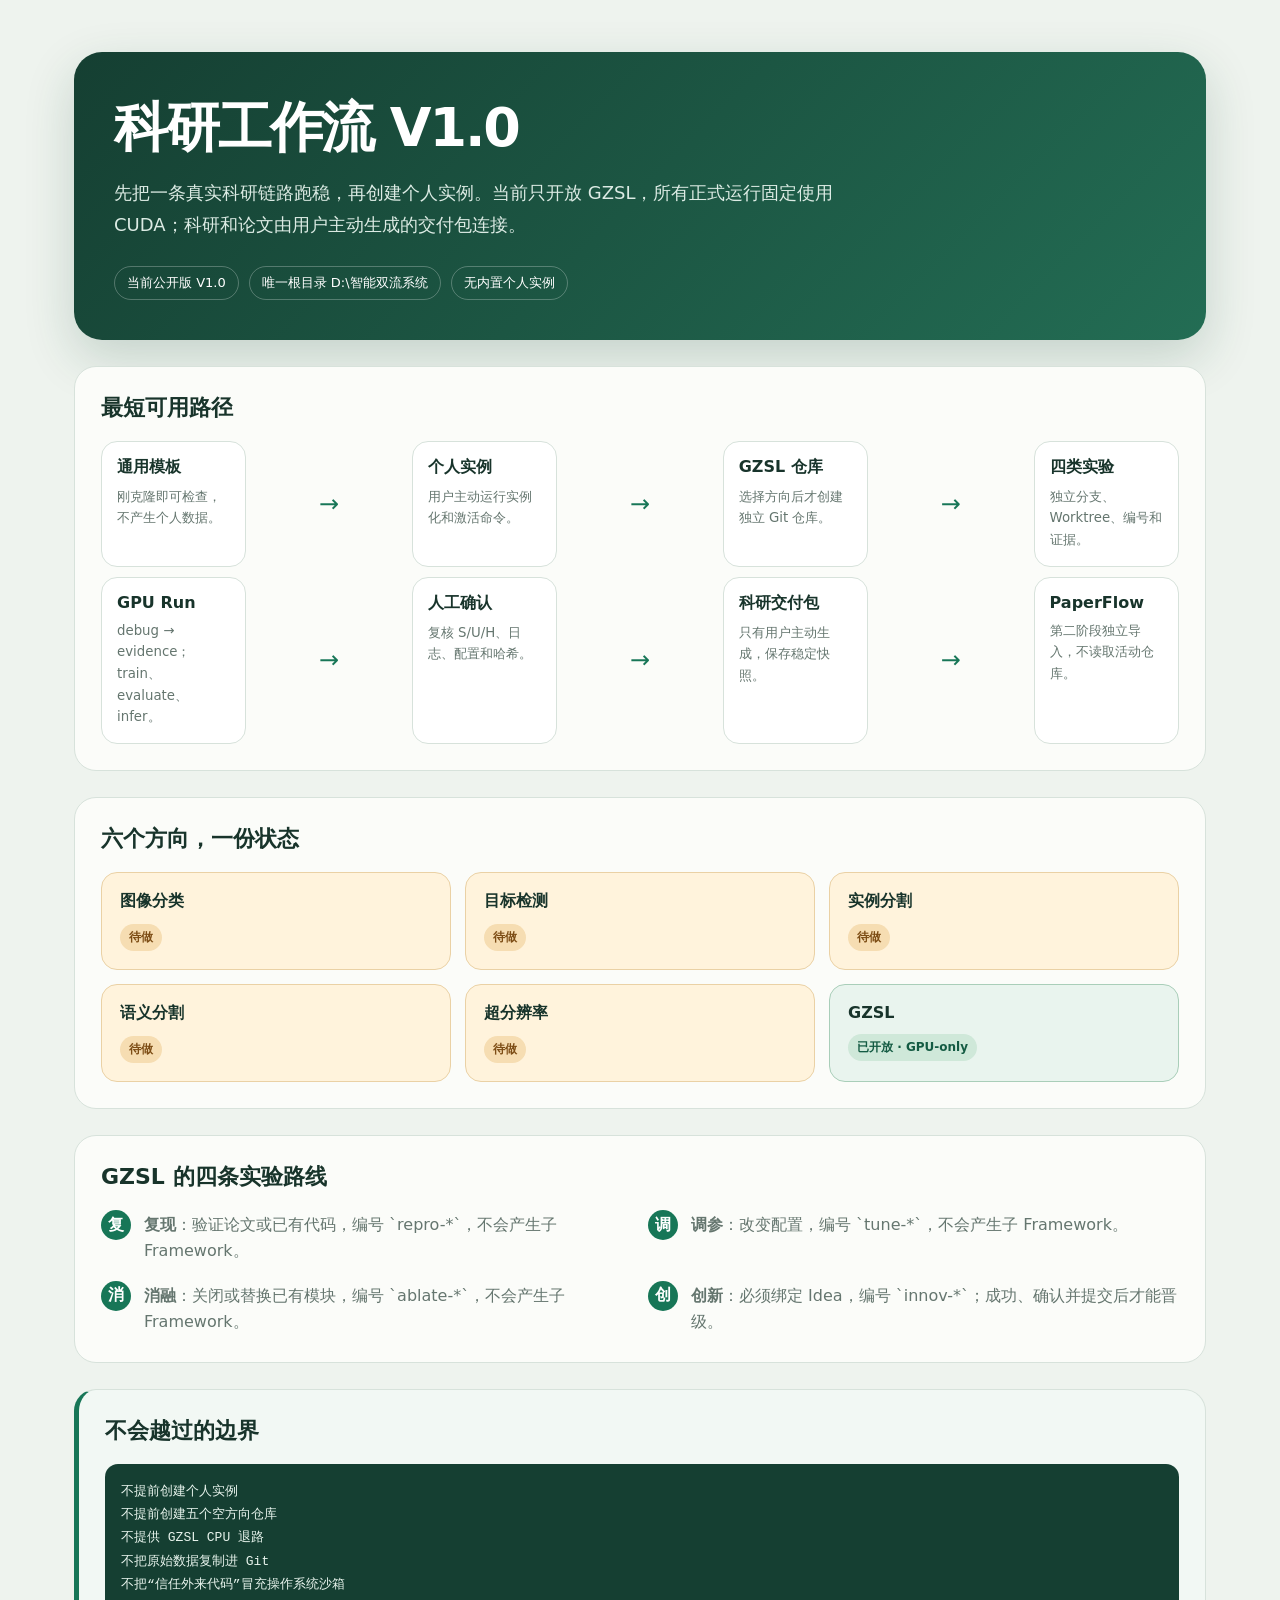
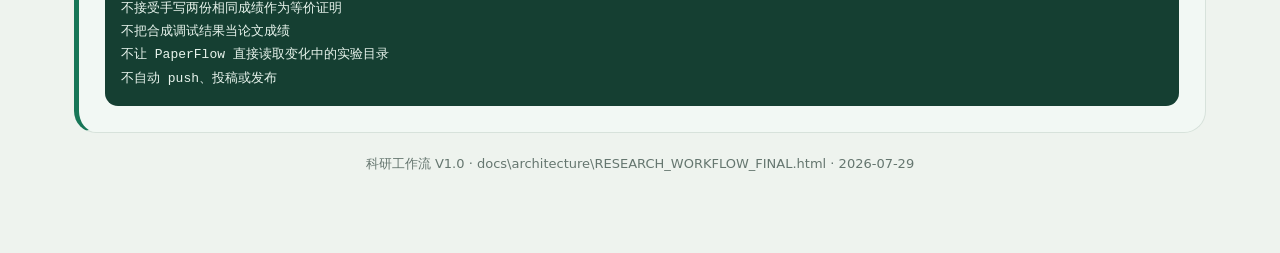
<file: docs/architecture/RESEARCH_WORKFLOW_FINAL.html>
<!doctype html>
<html lang="zh-CN">
<head>
  <meta charset="utf-8">
  <meta name="viewport" content="width=device-width,initial-scale=1">
  <title>科研工作流 V1.0 架构图</title>
  <style>
    :root{--ink:#18342b;--muted:#65766f;--paper:#fbfcf9;--line:#d7e2db;--green:#177657;--soft:#e9f4ee;--amber:#a66518;--amber-bg:#fff3dc}
    *{box-sizing:border-box}body{margin:0;background:#eef3ee;color:var(--ink);font-family:"Microsoft YaHei UI","PingFang SC",system-ui,sans-serif}
    main{max-width:1180px;margin:0 auto;padding:52px 24px 80px}.hero{background:linear-gradient(135deg,#153f32,#236d54);color:white;border-radius:28px;padding:40px;box-shadow:0 18px 50px #164b3630}
    h1{font-size:clamp(30px,5vw,54px);margin:0 0 12px;letter-spacing:-.04em}.hero p{margin:0;max-width:760px;color:#dcebe4;font-size:18px;line-height:1.8}
    .meta{display:flex;gap:10px;flex-wrap:wrap;margin-top:24px}.pill{border:1px solid #ffffff42;border-radius:999px;padding:7px 12px;font-size:13px}
    section{margin-top:26px;background:var(--paper);border:1px solid var(--line);border-radius:22px;padding:26px}h2{margin:0 0 18px;font-size:22px}
    .flow{display:grid;grid-template-columns:repeat(7,1fr);gap:10px;align-items:stretch}.node{min-height:112px;border:1px solid var(--line);border-radius:16px;padding:15px;background:white}.node strong{display:block;margin-bottom:8px}.node small{color:var(--muted);line-height:1.55}.arrow{display:grid;place-items:center;color:var(--green);font-size:24px}
    .grid{display:grid;grid-template-columns:repeat(3,1fr);gap:14px}.card{border:1px solid var(--line);border-radius:16px;padding:18px;background:white}.card.ready{background:var(--soft);border-color:#a9ceb9}.card.pending{background:var(--amber-bg);border-color:#ead1a5}.state{display:inline-block;margin-top:12px;border-radius:999px;padding:5px 9px;font-size:12px;font-weight:700}.ready .state{background:#cfe8d9;color:#145b43}.pending .state{background:#f6ddb2;color:#7d4d15}
    .rules{display:grid;grid-template-columns:1fr 1fr;gap:16px}.rule{display:flex;gap:13px;align-items:flex-start}.n{flex:0 0 30px;height:30px;border-radius:50%;display:grid;place-items:center;background:var(--green);color:white;font-weight:700}.rule p{margin:2px 0 0;color:var(--muted);line-height:1.65}
    .boundary{border-left:5px solid var(--green);background:#f2f8f4}.boundary code{display:block;margin-top:12px;background:#153f32;color:#e8f4ed;border-radius:13px;padding:16px;white-space:pre-wrap;line-height:1.8}
    footer{padding-top:22px;text-align:center;color:var(--muted);font-size:13px}
    @media(max-width:850px){.flow{grid-template-columns:1fr}.arrow{transform:rotate(90deg)}.grid,.rules{grid-template-columns:1fr}.hero{padding:28px}}
  </style>
</head>
<body>
<main>
  <header class="hero">
    <h1>科研工作流 V1.0</h1>
    <p>先把一条真实科研链路跑稳，再创建个人实例。当前只开放 GZSL，所有正式运行固定使用 CUDA；科研和论文由用户主动生成的交付包连接。</p>
    <div class="meta"><span class="pill">当前公开版 V1.0</span><span class="pill">唯一根目录 D:\智能双流系统</span><span class="pill">无内置个人实例</span></div>
  </header>

  <section>
    <h2>最短可用路径</h2>
    <div class="flow">
      <div class="node"><strong>通用模板</strong><small>刚克隆即可检查，不产生个人数据。</small></div><div class="arrow">→</div>
      <div class="node"><strong>个人实例</strong><small>用户主动运行实例化和激活命令。</small></div><div class="arrow">→</div>
      <div class="node"><strong>GZSL 仓库</strong><small>选择方向后才创建独立 Git 仓库。</small></div><div class="arrow">→</div>
      <div class="node"><strong>四类实验</strong><small>独立分支、Worktree、编号和证据。</small></div>
    </div>
    <div class="flow" style="margin-top:10px">
      <div class="node"><strong>GPU Run</strong><small>debug → evidence；train、evaluate、infer。</small></div><div class="arrow">→</div>
      <div class="node"><strong>人工确认</strong><small>复核 S/U/H、日志、配置和哈希。</small></div><div class="arrow">→</div>
      <div class="node"><strong>科研交付包</strong><small>只有用户主动生成，保存稳定快照。</small></div><div class="arrow">→</div>
      <div class="node"><strong>PaperFlow</strong><small>第二阶段独立导入，不读取活动仓库。</small></div>
    </div>
  </section>

  <section>
    <h2>六个方向，一份状态</h2>
    <div class="grid">
      <div class="card pending"><strong>图像分类</strong><br><span class="state">待做</span></div>
      <div class="card pending"><strong>目标检测</strong><br><span class="state">待做</span></div>
      <div class="card pending"><strong>实例分割</strong><br><span class="state">待做</span></div>
      <div class="card pending"><strong>语义分割</strong><br><span class="state">待做</span></div>
      <div class="card pending"><strong>超分辨率</strong><br><span class="state">待做</span></div>
      <div class="card ready"><strong>GZSL</strong><br><span class="state">已开放 · GPU-only</span></div>
    </div>
  </section>

  <section>
    <h2>GZSL 的四条实验路线</h2>
    <div class="rules">
      <div class="rule"><span class="n">复</span><p><b>复现</b>：验证论文或已有代码，编号 `repro-*`，不会产生子 Framework。</p></div>
      <div class="rule"><span class="n">调</span><p><b>调参</b>：改变配置，编号 `tune-*`，不会产生子 Framework。</p></div>
      <div class="rule"><span class="n">消</span><p><b>消融</b>：关闭或替换已有模块，编号 `ablate-*`，不会产生子 Framework。</p></div>
      <div class="rule"><span class="n">创</span><p><b>创新</b>：必须绑定 Idea，编号 `innov-*`；成功、确认并提交后才能晋级。</p></div>
    </div>
  </section>

  <section class="boundary">
    <h2>不会越过的边界</h2>
    <code>不提前创建个人实例
不提前创建五个空方向仓库
不提供 GZSL CPU 退路
不把原始数据复制进 Git
不把“信任外来代码”冒充操作系统沙箱
不接受手写两份相同成绩作为等价证明
不把合成调试结果当论文成绩
不让 PaperFlow 直接读取变化中的实验目录
不自动 push、投稿或发布</code>
  </section>
  <footer>科研工作流 V1.0 · docs\architecture\RESEARCH_WORKFLOW_FINAL.html · 2026-07-29</footer>
</main>
</body>
</html>
</file>
